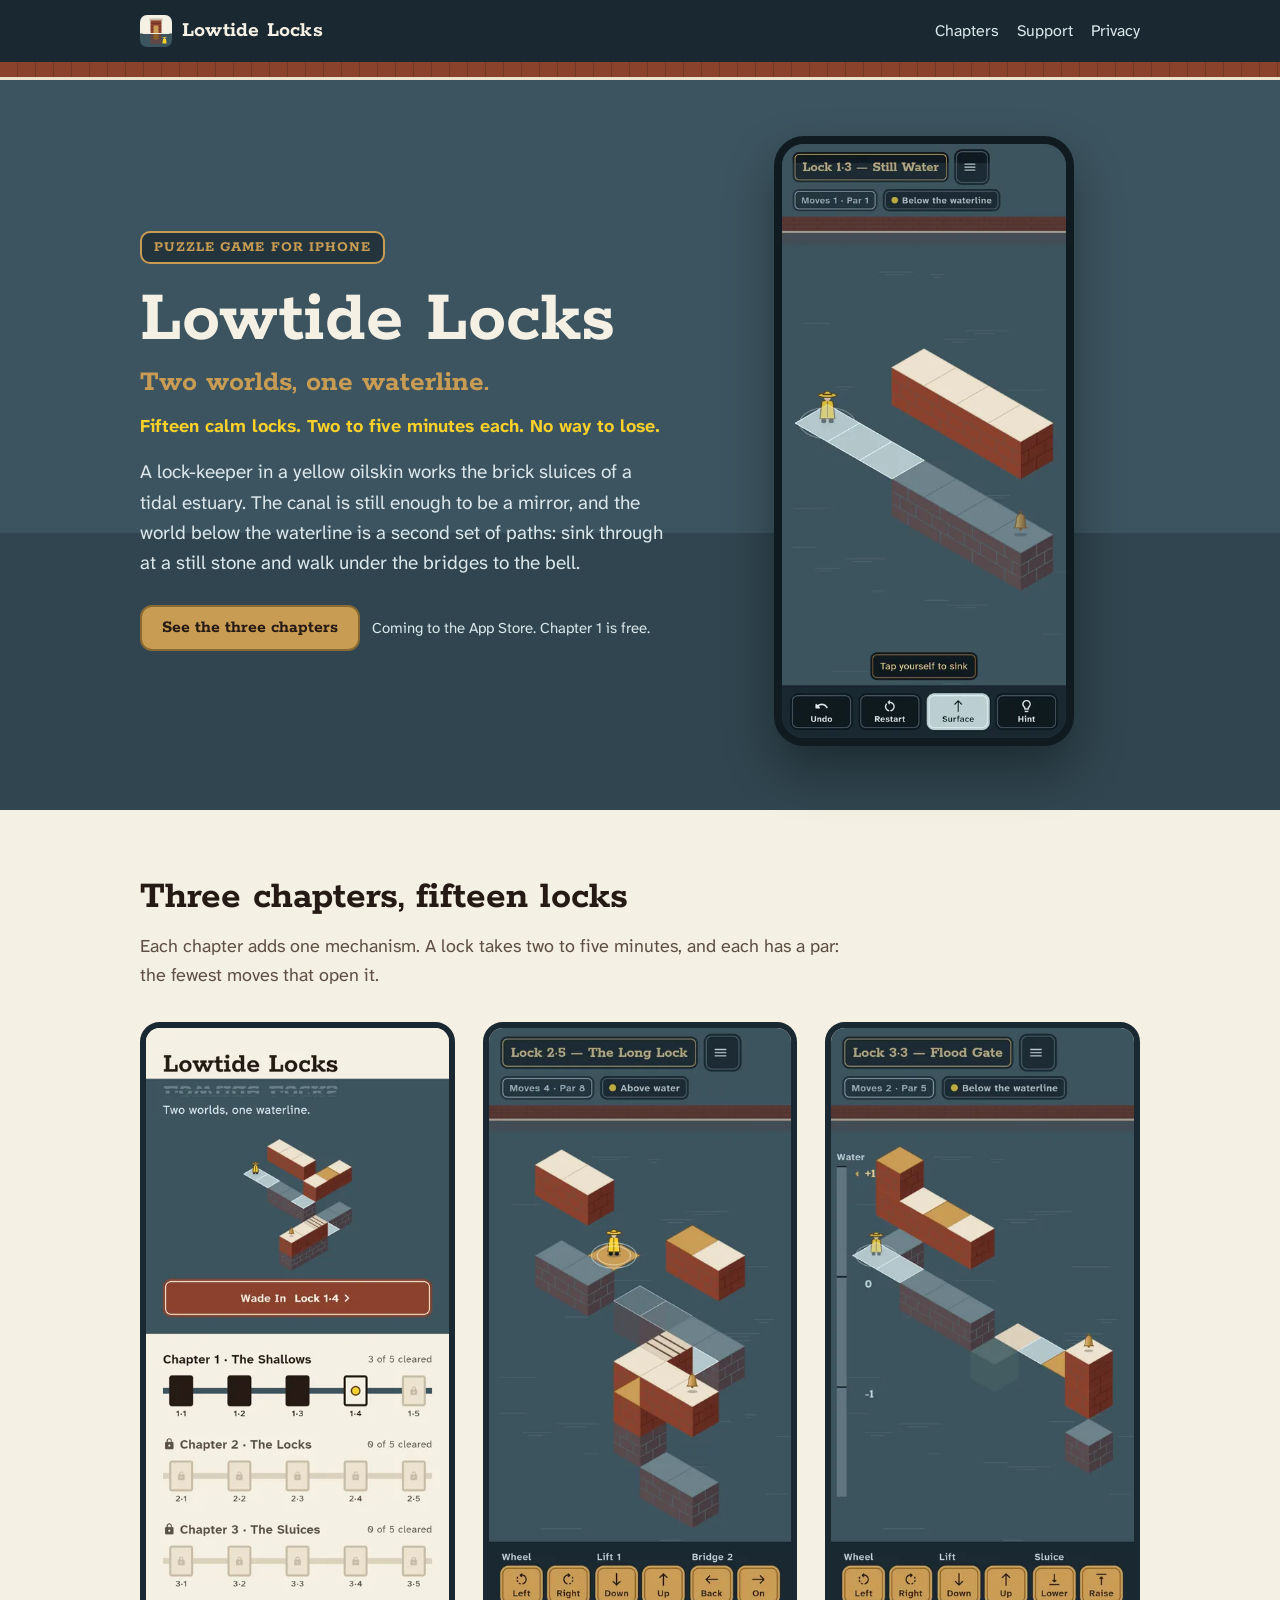
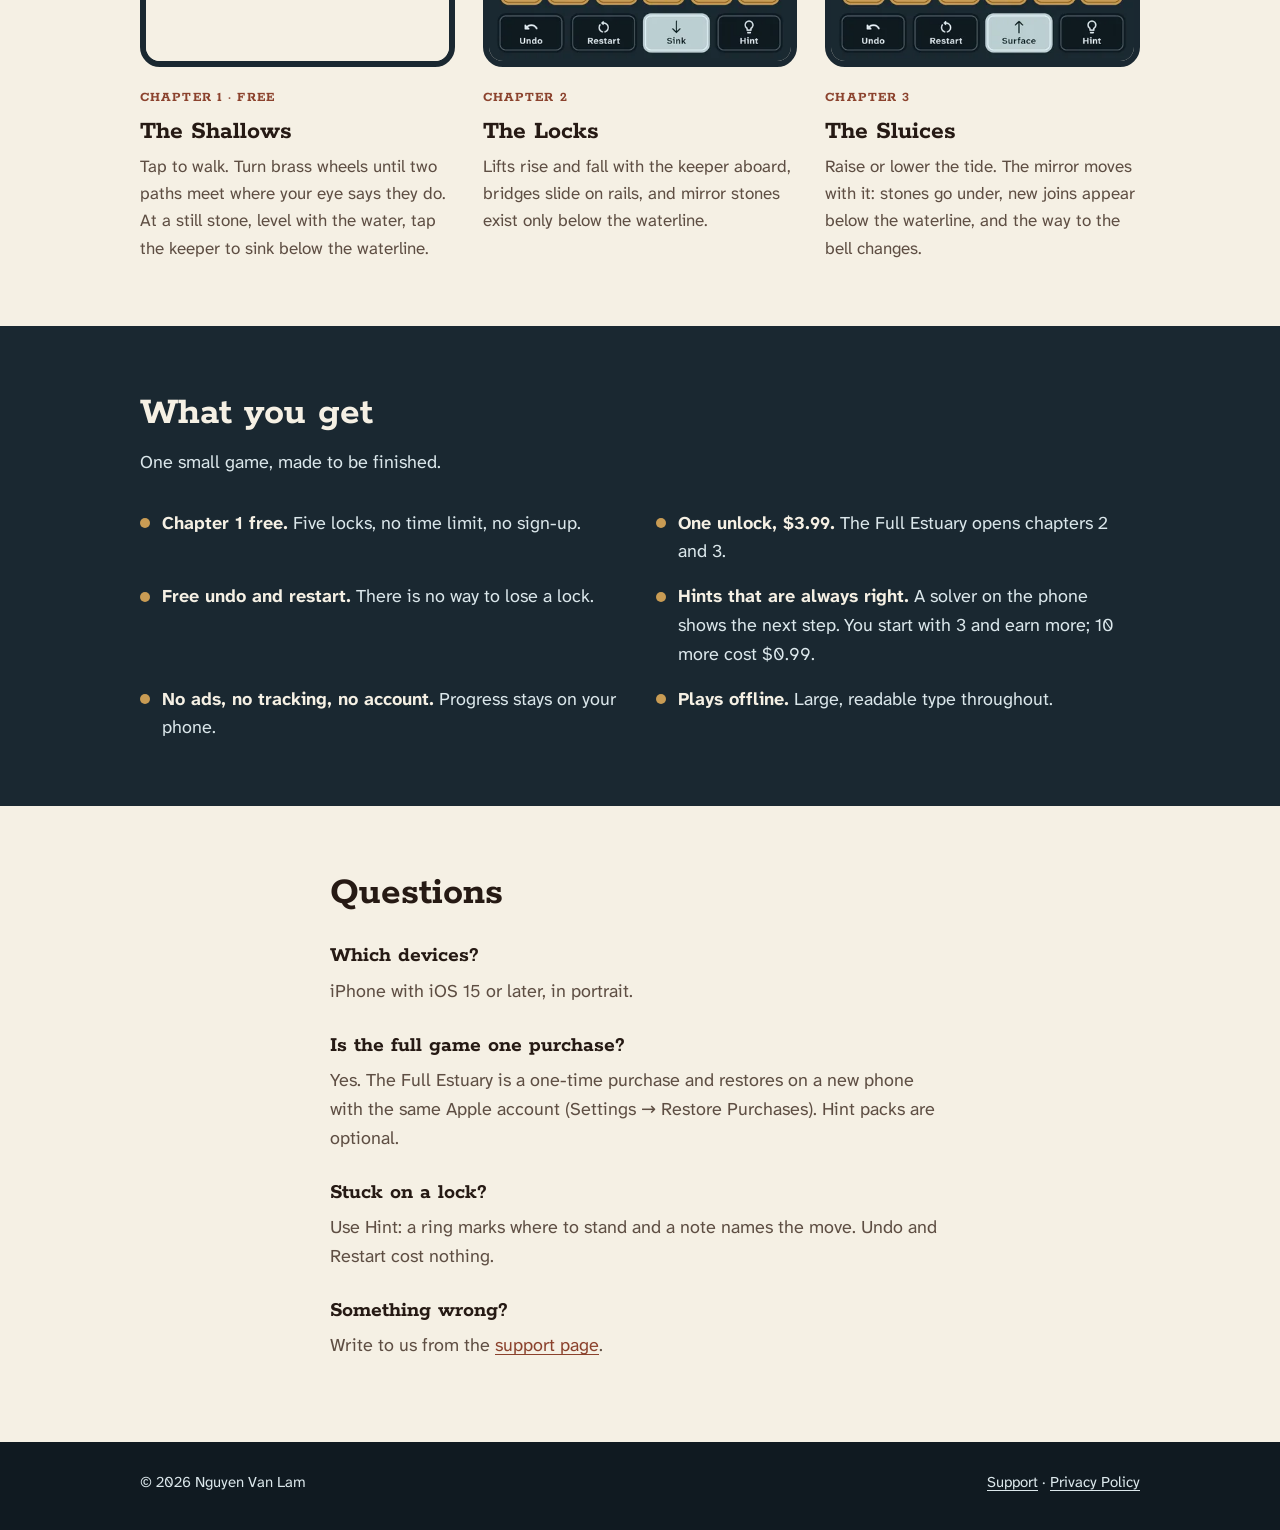
<file: index.html>
<!doctype html>
<html lang="en">
<head>
<meta charset="utf-8">
<meta name="viewport" content="width=device-width, initial-scale=1">
<title>Lowtide Locks: Calm Isometric Mirror Puzzle for iPhone</title>
<meta name="description" content="A calm isometric puzzle for iPhone. The still canal is a mirror, and the world below the waterline is a second path. 15 locks, Chapter 1 free, no ads.">
<link rel="canonical" href="https://nguyenvanlamm.github.io/lowtide-locks-site/">
<link rel="alternate" type="text/markdown" href="index.html.md">
<link rel="describedby" href="llms.txt">
<link rel="icon" href="assets/img/favicon.svg" type="image/svg+xml">
<link rel="apple-touch-icon" href="assets/img/apple-touch-icon.png">
<meta name="theme-color" content="#1A2831">
<meta property="og:type" content="website">
<meta property="og:site_name" content="Lowtide Locks">
<meta property="og:locale" content="en_US">
<meta property="og:title" content="Lowtide Locks: Two worlds, one waterline.">
<meta property="og:description" content="A calm isometric puzzle for iPhone where the mirror image in the canal is a path you can walk.">
<meta property="og:url" content="https://nguyenvanlamm.github.io/lowtide-locks-site/">
<meta property="og:image" content="https://nguyenvanlamm.github.io/lowtide-locks-site/assets/img/share-card.jpg">
<meta property="og:image:width" content="1200">
<meta property="og:image:height" content="630">
<meta property="og:image:alt" content="Lowtide Locks: Two worlds, one waterline. Two iPhone screens show a lock-keeper on pale stones below the waterline of a still brick canal.">
<meta name="twitter:card" content="summary_large_image">
<link rel="preload" href="assets/fonts/rokkitt_700.ttf" as="font" type="font/ttf" crossorigin>
<link rel="stylesheet" href="assets/site.css">
<script type="application/ld+json">
{
  "@context": "https://schema.org",
  "@graph": [
    {
      "@type": "WebSite",
      "@id": "https://nguyenvanlamm.github.io/lowtide-locks-site/#website",
      "name": "Lowtide Locks",
      "url": "https://nguyenvanlamm.github.io/lowtide-locks-site/",
      "inLanguage": "en",
      "publisher": {
        "@id": "https://nguyenvanlamm.github.io/lowtide-locks-site/#author"
      }
    },
    {
      "@type": "Person",
      "@id": "https://nguyenvanlamm.github.io/lowtide-locks-site/#author",
      "name": "Nguyen Van Lam"
    },
    {
      "@type": "VideoGame",
      "@id": "https://nguyenvanlamm.github.io/lowtide-locks-site/#game",
      "name": "Lowtide Locks",
      "description": "A calm isometric puzzle game for iPhone. A lock-keeper works the brick sluices of a tidal estuary; the canal is still enough to be a mirror, and the world below the waterline is a second set of paths. Fifteen locks in three chapters: The Shallows (free), The Locks and The Sluices. Free undo and restart, hints from a solver on the phone. No ads, no tracking, no account; plays offline.",
      "url": "https://nguyenvanlamm.github.io/lowtide-locks-site/",
      "image": "https://nguyenvanlamm.github.io/lowtide-locks-site/assets/img/share-card.jpg",
      "screenshot": [
        "https://nguyenvanlamm.github.io/lowtide-locks-site/assets/img/below.webp",
        "https://nguyenvanlamm.github.io/lowtide-locks-site/assets/img/home.webp",
        "https://nguyenvanlamm.github.io/lowtide-locks-site/assets/img/locks.webp",
        "https://nguyenvanlamm.github.io/lowtide-locks-site/assets/img/sluices.webp"
      ],
      "gamePlatform": "iPhone",
      "operatingSystem": "iOS 15 or later",
      "applicationCategory": "GameApplication",
      "genre": "Puzzle",
      "playMode": "SinglePlayer",
      "inLanguage": "en",
      "isAccessibleForFree": true,
      "author": {
        "@id": "https://nguyenvanlamm.github.io/lowtide-locks-site/#author"
      },
      "publisher": {
        "@id": "https://nguyenvanlamm.github.io/lowtide-locks-site/#author"
      }
    },
    {
      "@type": "FAQPage",
      "@id": "https://nguyenvanlamm.github.io/lowtide-locks-site/#faq",
      "isPartOf": {
        "@id": "https://nguyenvanlamm.github.io/lowtide-locks-site/#website"
      },
      "about": {
        "@id": "https://nguyenvanlamm.github.io/lowtide-locks-site/#game"
      },
      "mainEntity": [
        {
          "@type": "Question",
          "name": "Which devices?",
          "acceptedAnswer": {
            "@type": "Answer",
            "text": "iPhone with iOS 15 or later, in portrait."
          }
        },
        {
          "@type": "Question",
          "name": "Is the full game one purchase?",
          "acceptedAnswer": {
            "@type": "Answer",
            "text": "Yes. The Full Estuary is a one-time purchase and restores on a new phone with the same Apple account (Settings → Restore Purchases). Hint packs are optional."
          }
        },
        {
          "@type": "Question",
          "name": "Stuck on a lock?",
          "acceptedAnswer": {
            "@type": "Answer",
            "text": "Use Hint: a ring marks where to stand and a note names the move. Undo and Restart cost nothing."
          }
        },
        {
          "@type": "Question",
          "name": "Something wrong?",
          "acceptedAnswer": {
            "@type": "Answer",
            "text": "Write to us from the support page."
          }
        }
      ]
    }
  ]
}
</script>
</head>
<body>
<a class="skip" href="#main">Skip to content</a>
<header class="site">
  <div class="wrap">
    <a class="brand" href="./"><img src="assets/img/icon-256.webp" alt="" width="32" height="32">Lowtide Locks</a>
    <nav class="site" aria-label="Site">
      <a href="#chapters">Chapters</a>
      <a href="support.html">Support</a>
      <a href="privacy.html">Privacy</a>
    </nav>
  </div>
</header>
<div class="bank" aria-hidden="true"></div>

<main id="main">
  <section class="hero">
    <div class="wrap">
      <div>
        <span class="plaque">Puzzle game for iPhone</span>
        <h1>Lowtide Locks</h1>
        <p class="tagline">Two worlds, one waterline.</p>
        <p class="fact-line">Fifteen calm locks. Two to five minutes each. No way to lose.</p>
        <p class="lede">A lock-keeper in a yellow oilskin works the brick sluices of a tidal estuary. The canal is still enough to be a mirror, and the world below the waterline is a second set of paths: sink through at a still stone and walk under the bridges to the bell.</p>
        <div class="cta">
          <a class="button" href="#chapters">See the three chapters</a>
          <span class="soon">Coming to the App Store. Chapter 1 is free.</span>
        </div>
      </div>
      <img class="phone" src="assets/img/below.webp" width="430" height="900" alt="Lock 1·3, Still Water: the keeper stands on pale stones below the waterline, under a brick quay whose top is cream stone; a brass bell waits at the far end.">
    </div>
  </section>

  <section class="band" id="chapters">
    <div class="wrap">
      <h2>Three chapters, fifteen locks</h2>
      <p class="intro">Each chapter adds one mechanism. A lock takes two to five minutes, and each has a par: the fewest moves that open it.</p>
      <div class="chapters">
        <article class="chapter">
          <figure><img src="assets/img/home.webp" width="430" height="900" loading="lazy" alt="The home screen: the Lowtide Locks wordmark over the canal, the Wade In button, and a route map with five locks in each chapter."></figure>
          <span class="num">Chapter 1 · free</span>
          <h3>The Shallows</h3>
          <p>Tap to walk. Turn brass wheels until two paths meet where your eye says they do. At a still stone, level with the water, tap the keeper to sink below the waterline.</p>
        </article>
        <article class="chapter">
          <figure><img src="assets/img/locks.webp" width="430" height="900" loading="lazy" alt="Lock 2·5, The Long Lock: brick piers standing in the canal, with brass plates for a wheel, a lift and a sliding bridge."></figure>
          <span class="num">Chapter 2</span>
          <h3>The Locks</h3>
          <p>Lifts rise and fall with the keeper aboard, bridges slide on rails, and mirror stones exist only below the waterline.</p>
        </article>
        <article class="chapter">
          <figure><img src="assets/img/sluices.webp" width="430" height="900" loading="lazy" alt="Lock 3·3, Flood Gate: a tide staff on the left edge marks the water level beside brick piers, with brass plates to lower or raise the water."></figure>
          <span class="num">Chapter 3</span>
          <h3>The Sluices</h3>
          <p>Raise or lower the tide. The mirror moves with it: stones go under, new joins appear below the waterline, and the way to the bell changes.</p>
        </article>
      </div>
    </div>
  </section>

  <section class="band dark">
    <div class="wrap">
      <h2>What you get</h2>
      <p class="intro">One small game, made to be finished.</p>
      <ul class="facts">
        <li><strong>Chapter 1 free.</strong> Five locks, no time limit, no sign-up.</li>
        <li><strong>One unlock, $3.99.</strong> The Full Estuary opens chapters 2 and 3.</li>
        <li><strong>Free undo and restart.</strong> There is no way to lose a lock.</li>
        <li><strong>Hints that are always right.</strong> A solver on the phone shows the next step. You start with 3 and earn more; 10 more cost $0.99.</li>
        <li><strong>No ads, no tracking, no account.</strong> Progress stays on your phone.</li>
        <li><strong>Plays offline.</strong> Large, readable type throughout.</li>
      </ul>
    </div>
  </section>

  <section class="band">
    <div class="prose">
      <h2>Questions</h2>
      <dl class="faq">
        <dt>Which devices?</dt>
        <dd>iPhone with iOS 15 or later, in portrait.</dd>
        <dt>Is the full game one purchase?</dt>
        <dd>Yes. The Full Estuary is a one-time purchase and restores on a new phone with the same Apple account (Settings → Restore Purchases). Hint packs are optional.</dd>
        <dt>Stuck on a lock?</dt>
        <dd>Use Hint: a ring marks where to stand and a note names the move. Undo and Restart cost nothing.</dd>
        <dt>Something wrong?</dt>
        <dd>Write to us from the <a href="support.html">support page</a>.</dd>
      </dl>
    </div>
  </section>
</main>

<footer class="site">
  <div class="wrap">
    <span>© 2026 Nguyen Van Lam</span>
    <span><a href="support.html">Support</a> · <a href="privacy.html">Privacy Policy</a></span>
  </div>
</footer>
</body>
</html>
</file>
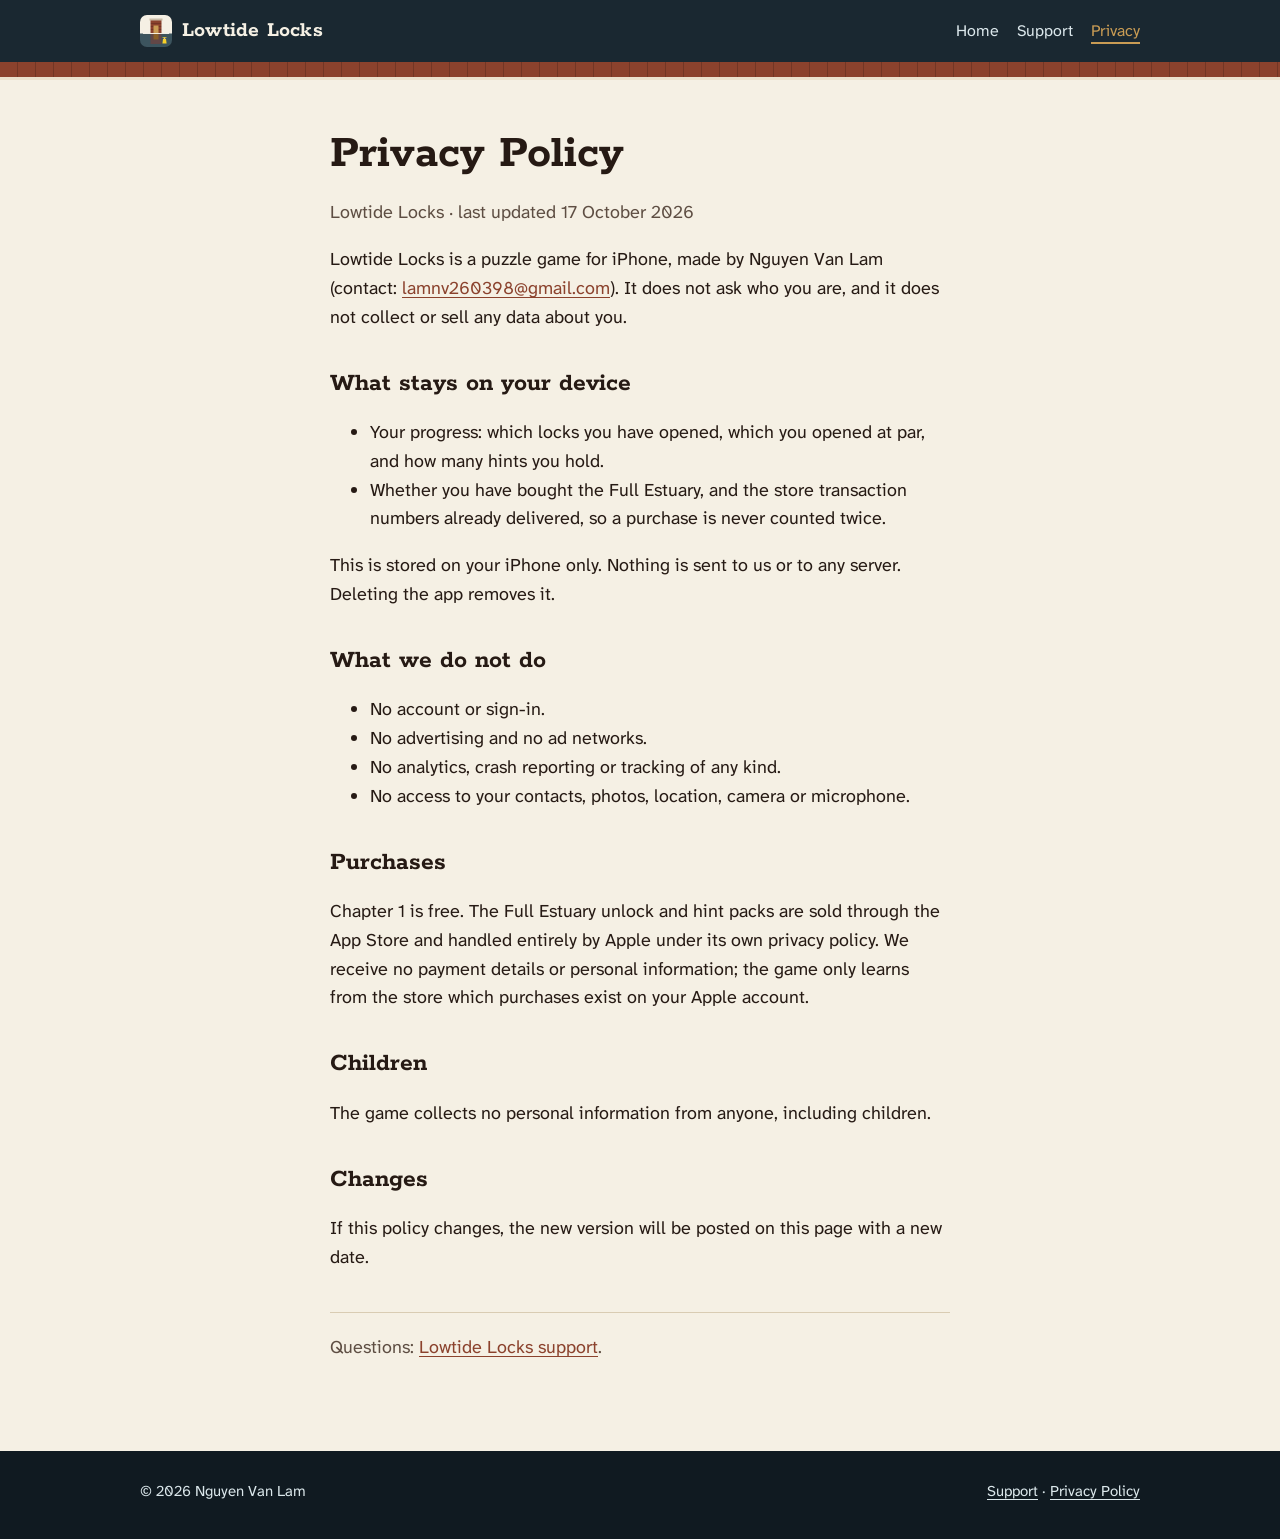
<file: privacy.html>
<!doctype html>
<html lang="en">
<head>
<meta charset="utf-8">
<meta name="viewport" content="width=device-width, initial-scale=1">
<title>Lowtide Locks Privacy Policy</title>
<meta name="description" content="Lowtide Locks privacy policy: progress stays on your iPhone, with no account, ads, analytics or tracking. What the game stores and how purchases work.">
<link rel="canonical" href="https://nguyenvanlamm.github.io/lowtide-locks-site/privacy.html">
<link rel="alternate" type="text/markdown" href="privacy.html.md">
<link rel="describedby" href="llms.txt">
<meta property="og:type" content="website">
<meta property="og:site_name" content="Lowtide Locks">
<meta property="og:locale" content="en_US">
<meta property="og:title" content="Lowtide Locks Privacy Policy">
<meta property="og:description" content="Lowtide Locks privacy policy: progress stays on your iPhone, with no account, ads, analytics or tracking. What the game stores and how purchases work.">
<meta property="og:url" content="https://nguyenvanlamm.github.io/lowtide-locks-site/privacy.html">
<meta property="og:image" content="https://nguyenvanlamm.github.io/lowtide-locks-site/assets/img/share-card.jpg">
<meta property="og:image:width" content="1200">
<meta property="og:image:height" content="630">
<meta property="og:image:alt" content="Lowtide Locks: Two worlds, one waterline. Two iPhone screens show a lock-keeper on pale stones below the waterline of a still brick canal.">
<meta name="twitter:card" content="summary_large_image">
<script type="application/ld+json">
{
  "@context": "https://schema.org",
  "@type": "WebPage",
  "@id": "https://nguyenvanlamm.github.io/lowtide-locks-site/privacy.html",
  "name": "Lowtide Locks Privacy Policy",
  "url": "https://nguyenvanlamm.github.io/lowtide-locks-site/privacy.html",
  "description": "Lowtide Locks privacy policy: progress stays on your iPhone, with no account, ads, analytics or tracking. What the game stores and how purchases work.",
  "inLanguage": "en",
  "dateModified": "2026-10-17",
  "isPartOf": {
    "@id": "https://nguyenvanlamm.github.io/lowtide-locks-site/#website"
  },
  "about": {
    "@id": "https://nguyenvanlamm.github.io/lowtide-locks-site/#game"
  }
}
</script>
<link rel="icon" href="assets/img/favicon.svg" type="image/svg+xml">
<link rel="apple-touch-icon" href="assets/img/apple-touch-icon.png">
<meta name="theme-color" content="#1A2831">
<link rel="stylesheet" href="assets/site.css">
</head>
<body>
<a class="skip" href="#main">Skip to content</a>
<header class="site">
  <div class="wrap">
    <a class="brand" href="./"><img src="assets/img/icon-256.webp" alt="" width="32" height="32">Lowtide Locks</a>
    <nav class="site" aria-label="Site">
      <a href="./">Home</a>
      <a href="support.html">Support</a>
      <a href="privacy.html" aria-current="page">Privacy</a>
    </nav>
  </div>
</header>
<div class="bank" aria-hidden="true"></div>

<main class="page" id="main">
  <div class="prose">
    <h1>Privacy Policy</h1>
    <p class="muted">Lowtide Locks · last updated 17 October 2026</p>

    <p>Lowtide Locks is a puzzle game for iPhone, made by Nguyen Van Lam (contact: <a href="mailto:lamnv260398@gmail.com">lamnv260398@gmail.com</a>). It does not ask who you are, and it does not collect or sell any data about you.</p>

    <h2>What stays on your device</h2>
    <ul>
      <li>Your progress: which locks you have opened, which you opened at par, and how many hints you hold.</li>
      <li>Whether you have bought the Full Estuary, and the store transaction numbers already delivered, so a purchase is never counted twice.</li>
    </ul>
    <p>This is stored on your iPhone only. Nothing is sent to us or to any server. Deleting the app removes it.</p>

    <h2>What we do not do</h2>
    <ul>
      <li>No account or sign-in.</li>
      <li>No advertising and no ad networks.</li>
      <li>No analytics, crash reporting or tracking of any kind.</li>
      <li>No access to your contacts, photos, location, camera or microphone.</li>
    </ul>

    <h2>Purchases</h2>
    <p>Chapter 1 is free. The Full Estuary unlock and hint packs are sold through the App Store and handled entirely by Apple under its own privacy policy. We receive no payment details or personal information; the game only learns from the store which purchases exist on your Apple account.</p>

    <h2>Children</h2>
    <p>The game collects no personal information from anyone, including children.</p>

    <h2>Changes</h2>
    <p>If this policy changes, the new version will be posted on this page with a new date.</p>

    <hr>
    <p class="muted">Questions: <a href="support.html">Lowtide Locks support</a>.</p>
  </div>
</main>

<footer class="site">
  <div class="wrap">
    <span>© 2026 Nguyen Van Lam</span>
    <span><a href="support.html">Support</a> · <a href="privacy.html">Privacy Policy</a></span>
  </div>
</footer>
</body>
</html>
</file>
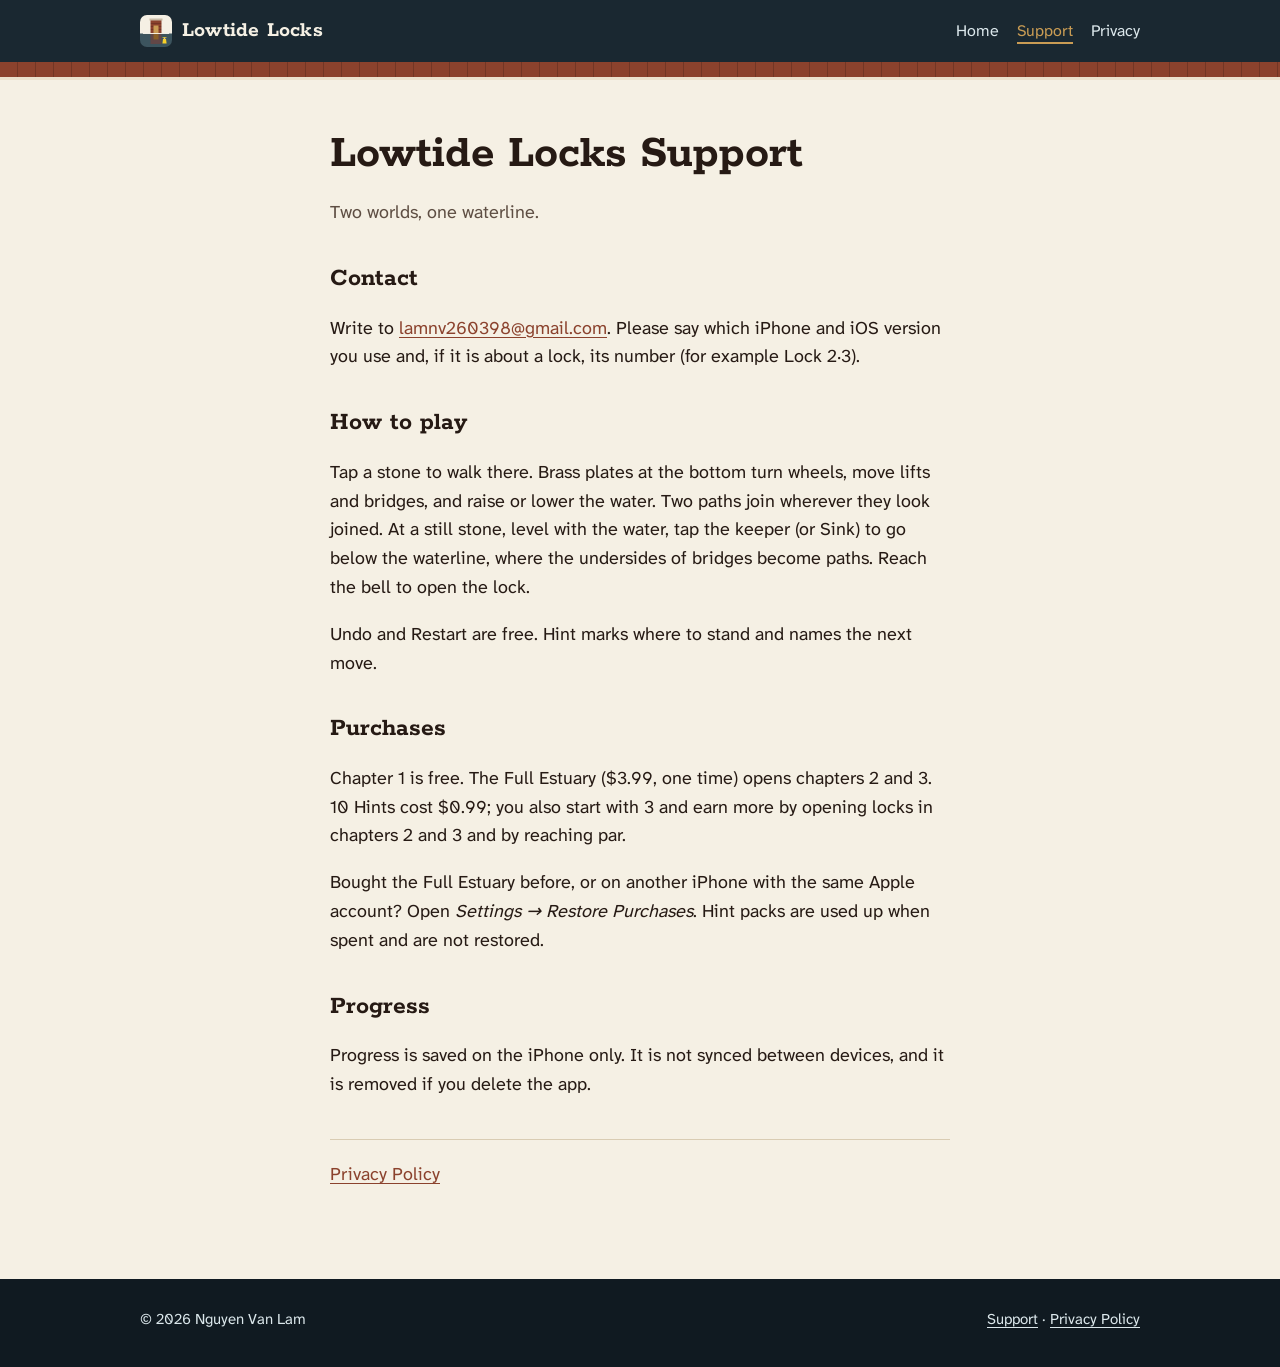
<file: support.html>
<!doctype html>
<html lang="en">
<head>
<meta charset="utf-8">
<meta name="viewport" content="width=device-width, initial-scale=1">
<title>Lowtide Locks Support: How to Play, Purchases, Contact</title>
<meta name="description" content="Help with Lowtide Locks for iPhone: how to play, contact, The Full Estuary and hint purchases, Restore Purchases, and where your progress is saved.">
<link rel="canonical" href="https://nguyenvanlamm.github.io/lowtide-locks-site/support.html">
<link rel="alternate" type="text/markdown" href="support.html.md">
<link rel="describedby" href="llms.txt">
<meta property="og:type" content="website">
<meta property="og:site_name" content="Lowtide Locks">
<meta property="og:locale" content="en_US">
<meta property="og:title" content="Lowtide Locks Support">
<meta property="og:description" content="Help with Lowtide Locks for iPhone: how to play, contact, The Full Estuary and hint purchases, Restore Purchases, and where your progress is saved.">
<meta property="og:url" content="https://nguyenvanlamm.github.io/lowtide-locks-site/support.html">
<meta property="og:image" content="https://nguyenvanlamm.github.io/lowtide-locks-site/assets/img/share-card.jpg">
<meta property="og:image:width" content="1200">
<meta property="og:image:height" content="630">
<meta property="og:image:alt" content="Lowtide Locks: Two worlds, one waterline. Two iPhone screens show a lock-keeper on pale stones below the waterline of a still brick canal.">
<meta name="twitter:card" content="summary_large_image">
<script type="application/ld+json">
{
  "@context": "https://schema.org",
  "@type": "ContactPage",
  "@id": "https://nguyenvanlamm.github.io/lowtide-locks-site/support.html",
  "name": "Lowtide Locks Support",
  "url": "https://nguyenvanlamm.github.io/lowtide-locks-site/support.html",
  "description": "Help with Lowtide Locks for iPhone: how to play, contact, The Full Estuary and hint purchases, Restore Purchases, and where your progress is saved.",
  "inLanguage": "en",
  "isPartOf": {
    "@id": "https://nguyenvanlamm.github.io/lowtide-locks-site/#website"
  },
  "about": {
    "@id": "https://nguyenvanlamm.github.io/lowtide-locks-site/#game"
  }
}
</script>
<link rel="icon" href="assets/img/favicon.svg" type="image/svg+xml">
<link rel="apple-touch-icon" href="assets/img/apple-touch-icon.png">
<meta name="theme-color" content="#1A2831">
<link rel="stylesheet" href="assets/site.css">
</head>
<body>
<a class="skip" href="#main">Skip to content</a>
<header class="site">
  <div class="wrap">
    <a class="brand" href="./"><img src="assets/img/icon-256.webp" alt="" width="32" height="32">Lowtide Locks</a>
    <nav class="site" aria-label="Site">
      <a href="./">Home</a>
      <a href="support.html" aria-current="page">Support</a>
      <a href="privacy.html">Privacy</a>
    </nav>
  </div>
</header>
<div class="bank" aria-hidden="true"></div>

<main class="page" id="main">
  <div class="prose">
    <h1>Lowtide Locks Support</h1>
    <p class="muted">Two worlds, one waterline.</p>

    <h2>Contact</h2>
    <p>Write to <a href="mailto:lamnv260398@gmail.com">lamnv260398@gmail.com</a>. Please say which iPhone and iOS version you use and, if it is about a lock, its number (for example Lock 2·3).</p>

    <h2>How to play</h2>
    <p>Tap a stone to walk there. Brass plates at the bottom turn wheels, move lifts and bridges, and raise or lower the water. Two paths join wherever they look joined. At a still stone, level with the water, tap the keeper (or Sink) to go below the waterline, where the undersides of bridges become paths. Reach the bell to open the lock.</p>
    <p>Undo and Restart are free. Hint marks where to stand and names the next move.</p>

    <h2>Purchases</h2>
    <p>Chapter 1 is free. The Full Estuary ($3.99, one time) opens chapters 2 and 3. 10 Hints cost $0.99; you also start with 3 and earn more by opening locks in chapters 2 and 3 and by reaching par.</p>
    <p>Bought the Full Estuary before, or on another iPhone with the same Apple account? Open <em>Settings → Restore Purchases</em>. Hint packs are used up when spent and are not restored.</p>

    <h2>Progress</h2>
    <p>Progress is saved on the iPhone only. It is not synced between devices, and it is removed if you delete the app.</p>

    <hr>
    <p class="muted"><a href="privacy.html">Privacy Policy</a></p>
  </div>
</main>

<footer class="site">
  <div class="wrap">
    <span>© 2026 Nguyen Van Lam</span>
    <span><a href="support.html">Support</a> · <a href="privacy.html">Privacy Policy</a></span>
  </div>
</footer>
</body>
</html>
</file>
<file: assets/site.css>
/* Lowtide Locks site: heritage signage over canal water (the game's direction C). */
@font-face { font-family: "Rokkitt"; src: url("fonts/rokkitt_700.ttf") format("truetype"); font-weight: 700; font-display: swap; }
@font-face { font-family: "Atkinson Hyperlegible Next"; src: url("fonts/atkinson_hyperlegible_next_400.ttf") format("truetype"); font-weight: 400; font-display: swap; }
@font-face { font-family: "Atkinson Hyperlegible Next"; src: url("fonts/atkinson_hyperlegible_next_700.ttf") format("truetype"); font-weight: 700; font-display: swap; }

:root {
  --stone: #F5F0E4; --stone-2: #ECE2CE; --ink: #261A14; --muted: #5E4E43;
  --brick: #8B422D; --brass: #C99C54; --brass-dark: #8A6A33;
  --water: #3C545F; --slate: #1A2831; --slate-900: #101A21; --mist: #DBE7EB; --keeper: #F9D129;
  --line: #D9CCB3;
  --sign: "Rokkitt", Georgia, serif;
  --body: "Atkinson Hyperlegible Next", system-ui, -apple-system, sans-serif;
}
* { box-sizing: border-box; }
html { -webkit-text-size-adjust: 100%; }
body { margin: 0; background: var(--stone); color: var(--ink); font: 18px/1.6 var(--body); }
img { max-width: 100%; height: auto; display: block; }
a { color: var(--brick); text-underline-offset: 3px; }
a:hover { color: var(--ink); }
/* Focus ring: brick on the cream stone (6.3:1), keeper yellow on slate and water (5.4:1 or more). */
:focus-visible { outline: 3px solid var(--brick); outline-offset: 2px; }
header.site :focus-visible, .hero :focus-visible, .dark :focus-visible, footer.site :focus-visible, .skip:focus-visible { outline-color: var(--keeper); }

/* Skip link: hidden above the header until it takes keyboard focus. */
.skip { position: absolute; left: 12px; top: 8px; z-index: 10; padding: 10px 16px; border-radius: 10px; background: var(--slate-900); color: var(--stone); font: 700 16px/1.5 var(--body); text-decoration: none; transform: translateY(-200%); }
.skip:focus { transform: none; color: var(--stone); }

.wrap { max-width: 1040px; margin: 0 auto; padding: 0 20px; }
.prose { max-width: 660px; margin: 0 auto; padding: 0 20px; }

/* The far bank: a brick quay wall with a stone coping line, like the top of every level. */
.bank { height: 18px; background: repeating-linear-gradient(90deg, transparent 0 17px, rgba(0,0,0,.18) 17px 18px), var(--brick); border-bottom: 3px solid var(--stone-2); }

header.site { background: var(--slate); color: var(--mist); }
header.site .wrap { display: flex; flex-wrap: wrap; align-items: center; justify-content: space-between; column-gap: 16px; padding-top: 8px; padding-bottom: 8px; }
.brand { display: flex; align-items: center; gap: 10px; color: var(--stone); text-decoration: none; font: 700 22px/1 var(--sign); letter-spacing: .01em; white-space: nowrap; }
.brand img { width: 32px; height: 32px; border-radius: 7px; }
nav.site { display: flex; gap: 18px; font-size: 16px; }
/* Links keep their text size; vertical padding gives a 44 px tap target. */
nav.site a { display: inline-block; padding: 10px 0; color: var(--mist); text-decoration: none; }
nav.site a:hover, nav.site a[aria-current] { color: var(--brass); }
nav.site a[aria-current] { text-decoration: underline; text-decoration-thickness: 2px; text-underline-offset: 6px; }

/* Hero: above water on top, its darker image below the waterline. */
.hero { background: linear-gradient(var(--water) 0 62%, #30454F 62% 100%); color: var(--stone); padding: 56px 0 64px; }
.hero .wrap { display: grid; grid-template-columns: 1.1fr .9fr; gap: 40px; align-items: center; }
.plaque { display: inline-block; border: 2px solid var(--brass); border-radius: 10px; padding: 4px 12px; color: var(--brass); font: 700 15px/1.4 var(--sign); letter-spacing: .06em; text-transform: uppercase; background: rgba(16,26,33,.55); }
.hero h1 { font: 700 clamp(44px, 7vw, 76px)/1 var(--sign); margin: 18px 0 6px; }
.hero .tagline { font: 700 clamp(22px, 3vw, 30px)/1.25 var(--sign); color: var(--brass); margin: 0 0 12px; }
/* The share card's fact line, in keeper yellow (5.4:1 on the water). */
.hero .fact-line { font: 700 18px/1.45 var(--body); color: var(--keeper); margin: 0 0 18px; }
.hero p.lede { font-size: 19px; max-width: 34em; color: var(--mist); margin: 0 0 26px; }
.cta { display: flex; flex-wrap: wrap; gap: 12px; align-items: center; }
.button { display: inline-flex; align-items: center; gap: 8px; padding: 12px 20px; border-radius: 12px; background: var(--brass); color: var(--ink); border: 2px solid var(--brass-dark); font: 700 18px/1 var(--sign); text-decoration: none; }
.button.ghost { background: transparent; color: var(--stone); border-color: rgba(219,231,235,.5); }
.button:hover { color: var(--ink); background: #D8AE69; }
.button.ghost:hover { color: var(--stone); background: rgba(219,231,235,.1); }
.soon { font-size: 15px; color: var(--mist); }
.phone { justify-self: center; width: min(300px, 80vw); border-radius: 30px; border: 8px solid var(--slate-900); box-shadow: 0 24px 48px rgba(0,0,0,.35); overflow: hidden; background: var(--water); }

section.band { padding: 64px 0; }
section.band h2 { font: 700 clamp(30px, 4vw, 40px)/1.15 var(--sign); margin: 0 0 12px; }
section.band .intro { max-width: 40em; color: var(--muted); margin: 0 0 32px; }

.chapters { display: grid; grid-template-columns: repeat(3, 1fr); gap: 28px; }
.chapter figure { margin: 0 0 14px; border-radius: 20px; overflow: hidden; border: 6px solid var(--slate); background: var(--water); }
.chapter .num { font: 700 14px/1 var(--sign); letter-spacing: .08em; text-transform: uppercase; color: var(--brick); }
.chapter h3 { font: 700 26px/1.2 var(--sign); margin: 6px 0 6px; }
.chapter p { margin: 0; color: var(--muted); font-size: 17px; }

.dark { background: var(--slate); color: var(--mist); }
.dark h2 { color: var(--stone); }
section.band.dark .intro { color: var(--mist); }
.facts { list-style: none; padding: 0; margin: 0; display: grid; grid-template-columns: repeat(2, 1fr); gap: 16px 32px; }
.facts li { padding-left: 22px; position: relative; }
.facts li::before { content: ""; position: absolute; left: 0; top: .55em; width: 10px; height: 10px; border-radius: 50%; background: var(--brass); }
.facts strong { color: var(--stone); }

.faq dt { font: 700 22px/1.3 var(--sign); margin: 26px 0 6px; }
.faq dd { margin: 0; color: var(--muted); }

footer.site { background: var(--slate-900); color: var(--mist); font-size: 15px; padding: 18px 0 26px; }
footer.site .wrap { display: flex; flex-wrap: wrap; align-items: center; justify-content: space-between; column-gap: 12px; }
footer.site a { display: inline-block; padding: 10px 0; color: var(--mist); }

/* Plain pages: privacy and support. */
.page { padding: 48px 0 72px; }
.page h1 { font: 700 clamp(36px, 6vw, 48px)/1.1 var(--sign); margin: 0 0 6px; }
.page h2 { font: 700 26px/1.25 var(--sign); margin: 36px 0 8px; }
.page .muted { color: var(--muted); }
.page hr { border: 0; border-top: 1px solid var(--line); margin: 40px 0 20px; }

@media (max-width: 820px) {
  .hero { padding: 40px 0 48px; background: linear-gradient(var(--water) 0 72%, #30454F 72% 100%); }
  .hero .wrap, .chapters { grid-template-columns: 1fr; }
  .phone { width: min(260px, 72vw); }
  .chapters { gap: 40px; }
  .chapter figure { max-width: 260px; }
  .facts { grid-template-columns: 1fr; }
  header.site .wrap { column-gap: 12px; }
  nav.site { gap: 10px; font-size: 15px; }
  .brand { font-size: 19px; }
  .brand img { width: 28px; height: 28px; }
}
@media (prefers-reduced-motion: reduce) { * { scroll-behavior: auto !important; } }
</file>
